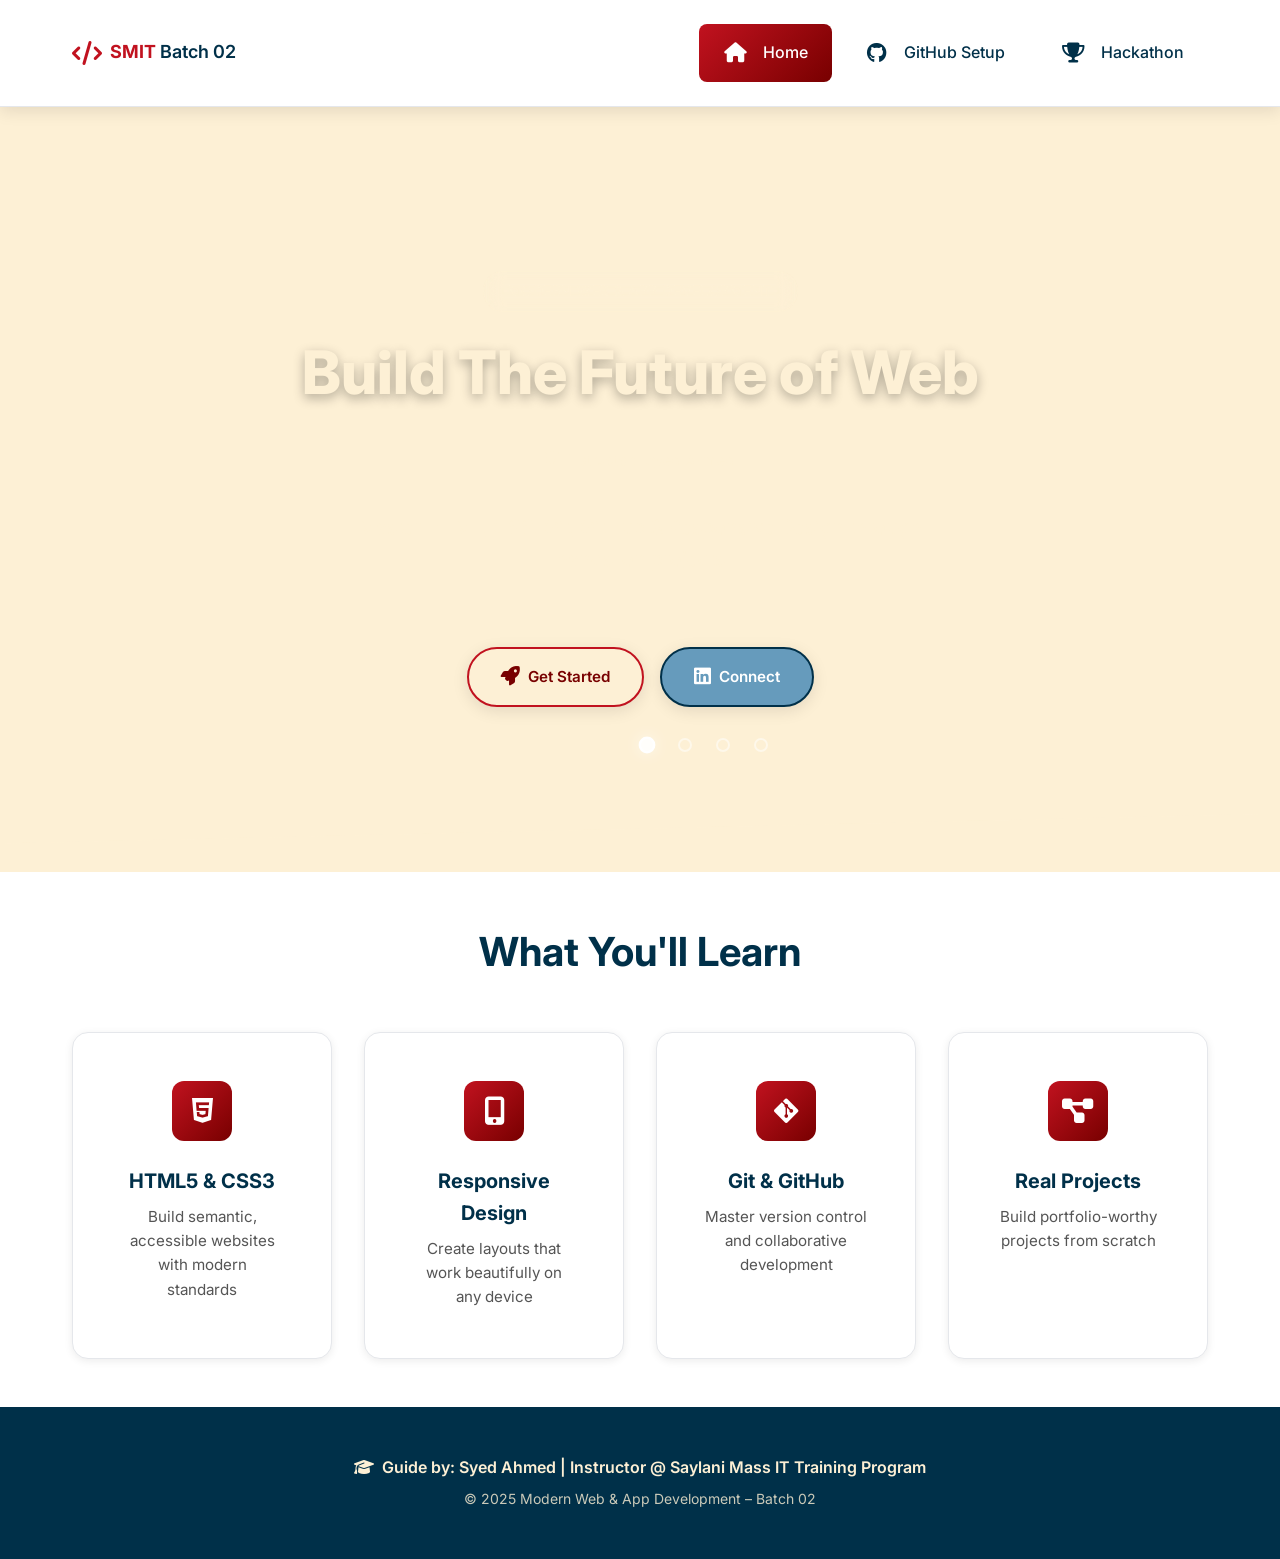
<file: index.html>
<!doctype html>
<html lang="en">
  <head>
    <meta charset="UTF-8" />
    <meta name="viewport" content="width=device-width, initial-scale=1.0" />
    <title>Modern Web & App Development | Batch 02</title>
    <link rel="stylesheet" href="styles.css" />
    <link
      href="https://fonts.googleapis.com/css2?family=Inter:wght@400;500;600;700;800&display=swap"
      rel="stylesheet"
    />
    <link
      rel="stylesheet"
      href="https://cdnjs.cloudflare.com/ajax/libs/font-awesome/6.5.0/css/all.min.css"
    />
    <link
      rel="icon"
      href="https://github.githubassets.com/favicons/favicon.svg"
      type="image/svg+xml"
    />
  </head>
  <body>
    <nav class="main-nav">
      <div class="container">
        <div class="nav-wrapper">
          <a href="index.html" class="nav-brand">
            <i class="fas fa-code"></i>
            <span class="brand-text"> <strong>SMIT</strong> Batch 02 </span>
          </a>
          <button class="nav-toggle" aria-label="Toggle navigation">
            <span></span>
            <span></span>
            <span></span>
          </button>
          <div class="nav-menu">
            <a href="index.html" class="nav-link active">
              <i class="fas fa-home"></i>
              <span>Home</span>
            </a>
            <a href="github-setup.html" class="nav-link">
              <i class="fab fa-github"></i>
              <span>GitHub Setup</span>
            </a>
            <a href="hackathon-rubrics.html" class="nav-link">
              <i class="fas fa-trophy"></i>
              <span>Hackathon</span>
            </a>
          </div>
        </div>
      </div>
    </nav>

    <header class="hero">
      <!-- Carousel Slides -->
      <div class="carousel">
        <div
          class="carousel-slide"
          style="
            background-image: url(&quot;https://images.unsplash.com/photo-1542831371-29b0f74f9713?q=80&w=1470&auto=format&fit=crop&ixlib=rb-4.1.0&ixid=M3wxMjA3fDB8MHxwaG90by1wYWdlfHx8fGVufDB8fHx8fA%3D%3D&quot;);
            background-size: cover;
            background-position: center;
          "
        >
          <div class="carousel-slide-overlay"></div>
        </div>
        <div
          class="carousel-slide"
          style="
            background-image: url(&quot;https://images.unsplash.com/photo-1585076641399-5c06d1b3365f?q=80&w=1470&auto=format&fit=crop&ixlib=rb-4.1.0&ixid=M3wxMjA3fDB8MHxwaG90by1wYWdlfHx8fGVufDB8fHx8fA%3D%3D&quot;);
            background-size: cover;
            background-position: center;
          "
        >
          <div class="carousel-slide-overlay"></div>
        </div>
        <div
          class="carousel-slide"
          style="
            background-image: url(&quot;https://images.unsplash.com/photo-1669023414162-8b0573b9c6b2?q=80&w=1632&auto=format&fit=crop&ixlib=rb-4.1.0&ixid=M3wxMjA3fDB8MHxwaG90by1wYWdlfHx8fGVufDB8fHx8fA%3D%3D&quot;);
            background-size: cover;
            background-position: center;
          "
        >
          <div class="carousel-slide-overlay"></div>
        </div>
        <div
          class="carousel-slide"
          style="
            background-image: url(&quot;https://images.unsplash.com/photo-1505685296765-3a2736de412f?q=80&w=1470&auto=format&fit=crop&ixlib=rb-4.1.0&ixid=M3wxMjA3fDB8MHxwaG90by1wYWdlfHx8fGVufDB8fHx8fA%3D%3D&quot;);
            background-size: cover;
            background-position: center;
          "
        >
          <div class="carousel-slide-overlay"></div>
        </div>
      </div>

      <!-- Hero Content (Centered) -->
      <div class="hero-content">
        <div class="badge">Modern Web & App Development</div>
        <h1>Build The Future of Web</h1>
        <p class="instructor">
          <i class="fas fa-user-graduate"></i>
          Instructor: <strong>Syed Ahmed</strong>
        </p>
        <p class="tagline">
          Master HTML, CSS, Git, GitHub & Responsive Design through hands-on
          projects
        </p>
        <div class="btn-group">
          <a href="#features" class="btn btn-primary">
            <i class="fas fa-rocket"></i>
            <span>Get Started</span>
          </a>
          <a
            href="https://linkedin.com/in/isyedahmed531"
            target="_blank"
            class="btn btn-secondary"
          >
            <i class="fab fa-linkedin"></i>
            <span>Connect</span>
          </a>
        </div>
      </div>

      <!-- Carousel Indicators -->
      <div class="carousel-indicators">
        <button class="indicator" aria-label="Slide 1"></button>
        <button class="indicator" aria-label="Slide 2"></button>
        <button class="indicator" aria-label="Slide 3"></button>
        <button class="indicator" aria-label="Slide 4"></button>
      </div>

      <div class="hero-decoration"></div>
    </header>

    <section class="features" id="features">
      <div class="container">
        <h2 class="section-title">What You'll Learn</h2>
        <div class="features-grid">
          <div class="feature-card">
            <div class="feature-icon">
              <i class="fab fa-html5"></i>
            </div>
            <h3>HTML5 & CSS3</h3>
            <p>Build semantic, accessible websites with modern standards</p>
          </div>
          <div class="feature-card">
            <div class="feature-icon">
              <i class="fas fa-mobile-alt"></i>
            </div>
            <h3>Responsive Design</h3>
            <p>Create layouts that work beautifully on any device</p>
          </div>
          <div class="feature-card">
            <div class="feature-icon">
              <i class="fab fa-git-alt"></i>
            </div>
            <h3>Git & GitHub</h3>
            <p>Master version control and collaborative development</p>
          </div>
          <div class="feature-card">
            <div class="feature-icon">
              <i class="fas fa-project-diagram"></i>
            </div>
            <h3>Real Projects</h3>
            <p>Build portfolio-worthy projects from scratch</p>
          </div>
        </div>
      </div>
    </section>

    <footer>
      <div class="container">
        <p class="footer-text">
          <i class="fas fa-graduation-cap"></i>
          Guide by: Syed Ahmed | Instructor @ Saylani Mass IT Training Program
        </p>
        <p class="footer-meta">
          &copy; 2025 Modern Web & App Development – Batch 02
        </p>
      </div>
    </footer>

    <script>
      // Navigation Menu Toggle
      const navToggle = document.querySelector(".nav-toggle");
      const navMenu = document.querySelector(".nav-menu");

      navToggle.addEventListener("click", () => {
        navToggle.classList.toggle("active");
        navMenu.classList.toggle("active");
      });

      const navLinks = document.querySelectorAll(".nav-link");
      navLinks.forEach((link) => {
        link.addEventListener("click", () => {
          navToggle.classList.remove("active");
          navMenu.classList.remove("active");
        });
      });

      document.addEventListener("click", (e) => {
        if (!navToggle.contains(e.target) && !navMenu.contains(e.target)) {
          navToggle.classList.remove("active");
          navMenu.classList.remove("active");
        }
      });

      // Carousel Indicators Update
      const indicators = document.querySelectorAll(".indicator");
      let currentSlide = 0;

      function updateIndicators() {
        indicators.forEach((indicator, index) => {
          indicator.classList.remove("active");
        });
        indicators[currentSlide % indicators.length].classList.add("active");
      }

      // Update indicator every 5 seconds (carousel animation is 20s / 4 slides = 5s per slide)
      setInterval(() => {
        currentSlide = (currentSlide + 1) % indicators.length;
        updateIndicators();
      }, 5000);

      // Initialize first indicator
      updateIndicators();
    </script>
  </body>
</html>
</file>
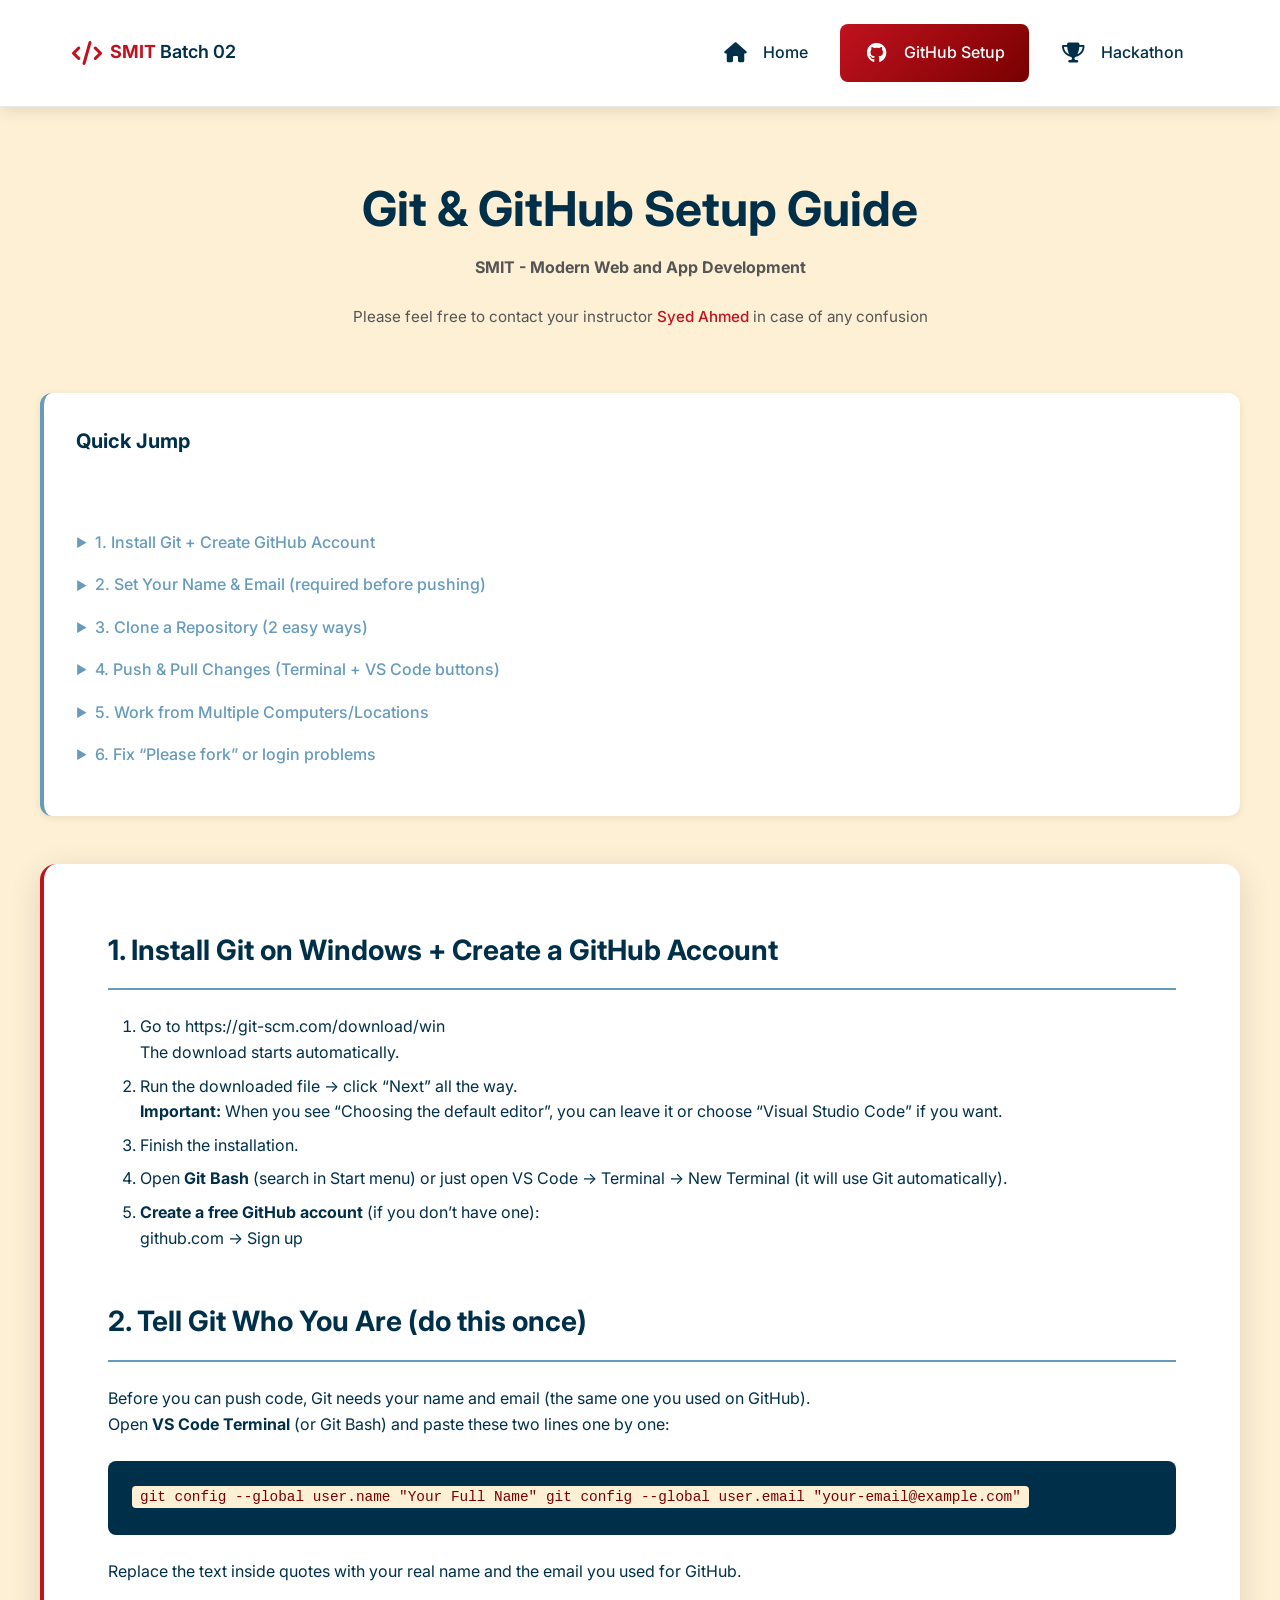
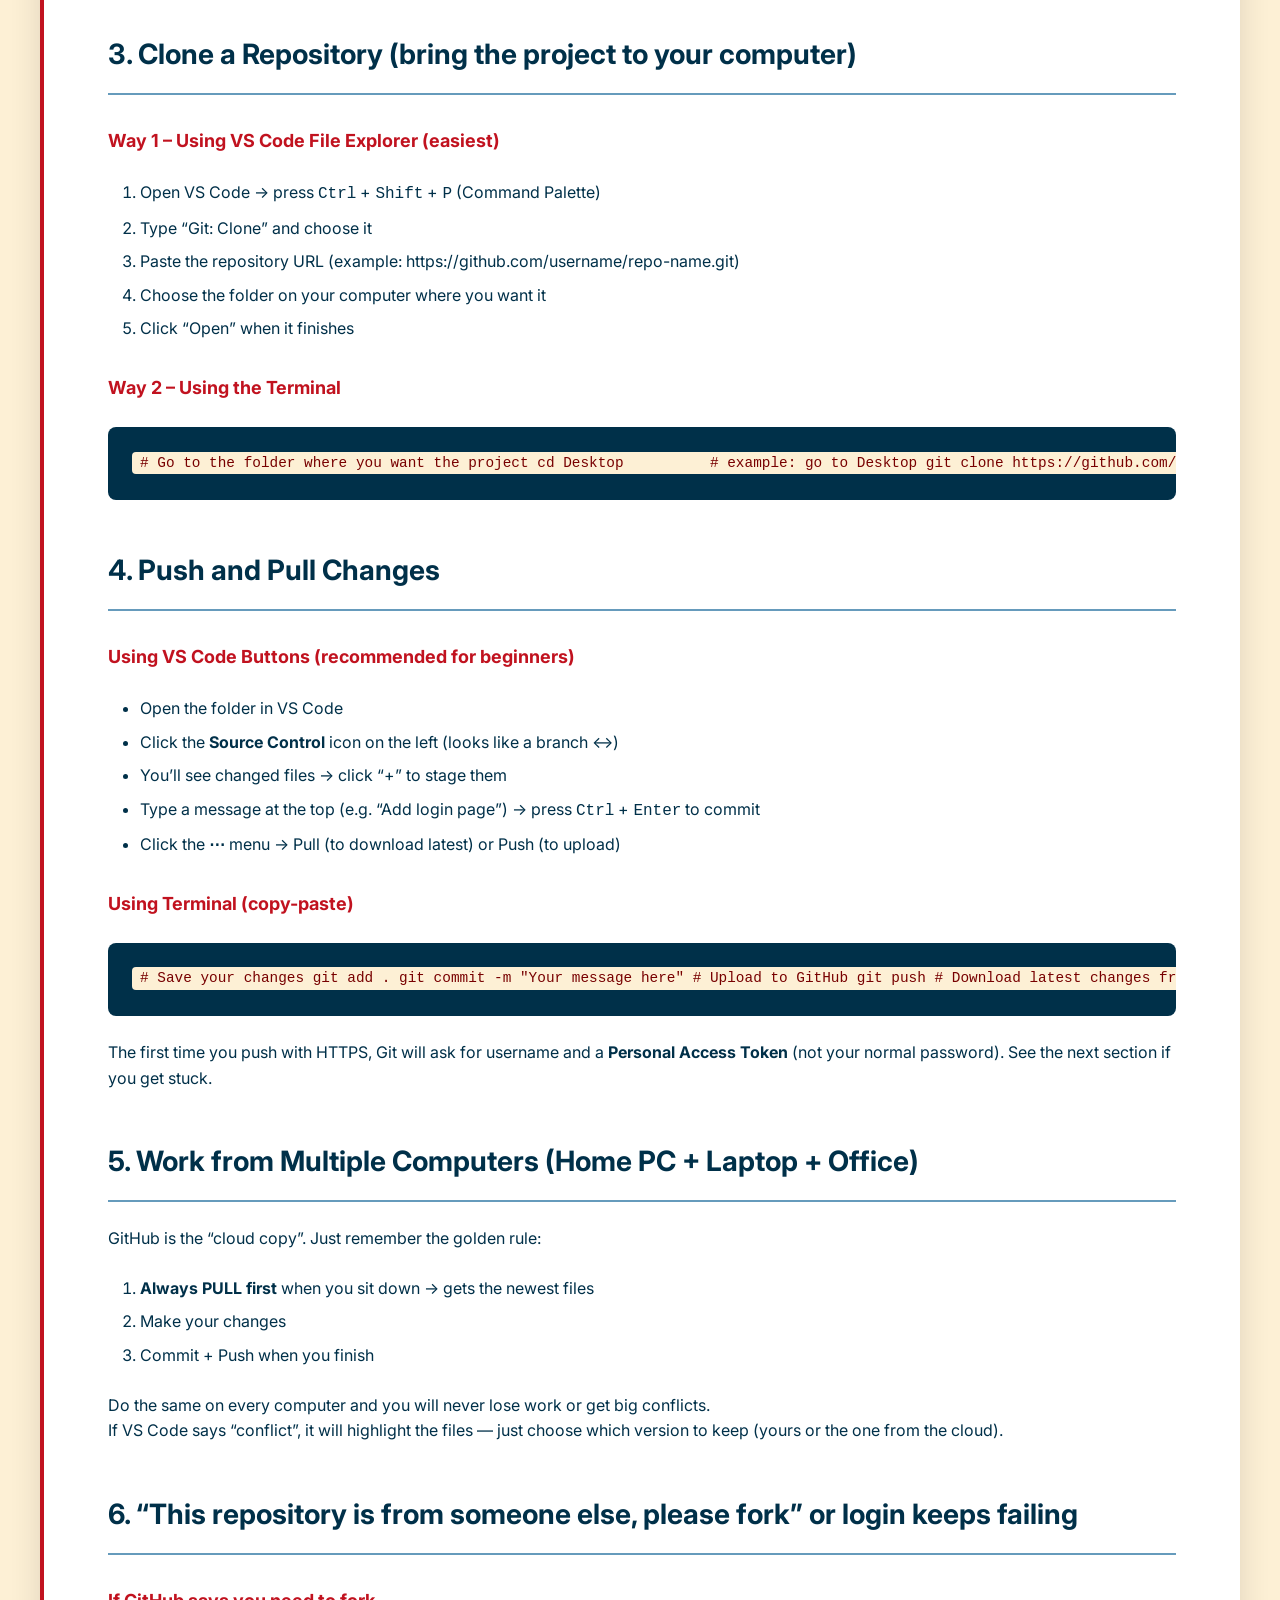
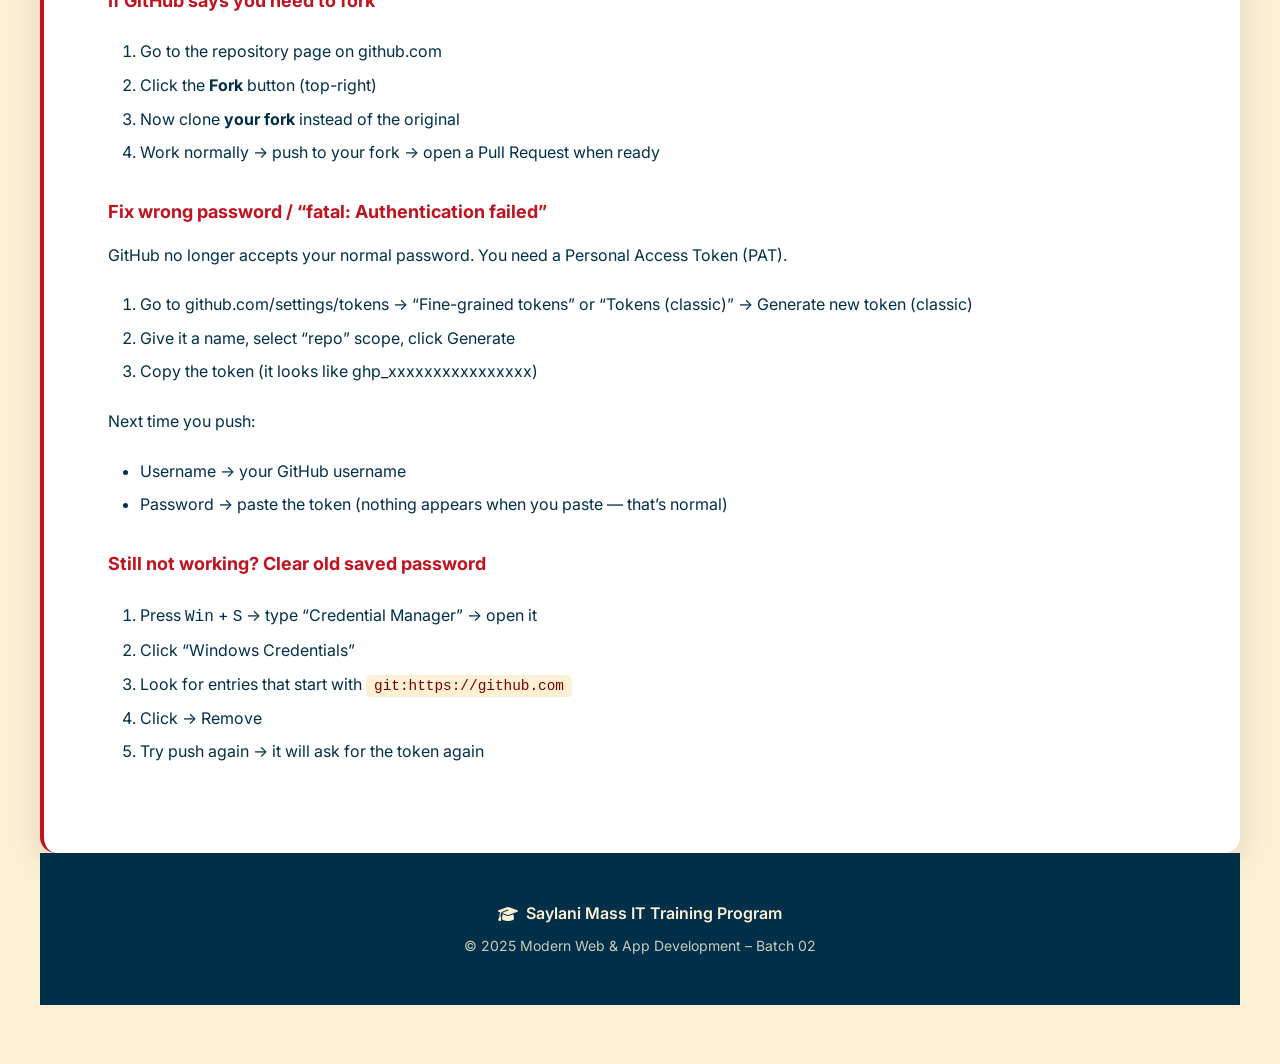
<file: github-setup.html>
<!doctype html>
<html lang="en">
  <head>
    <meta charset="UTF-8" />
    <meta name="viewport" content="width=device-width, initial-scale=1.0" />
    <title>GitHub Setup Guide</title>
    <link rel="stylesheet" href="styles.css" />
    <link
      href="https://fonts.googleapis.com/css2?family=Inter:wght@400;500;600;700&display=swap"
      rel="stylesheet"
    />
    <link
      rel="stylesheet"
      href="https://cdnjs.cloudflare.com/ajax/libs/font-awesome/6.5.0/css/all.min.css"
    />
    <link
      rel="icon"
      href="https://github.githubassets.com/favicons/favicon.svg"
    />
  </head>
  <body>
    <nav class="main-nav">
      <div class="container">
        <div class="nav-wrapper">
          <a href="index.html" class="nav-brand">
            <i class="fas fa-code"></i>
            <span class="brand-text"> <strong>SMIT</strong> Batch 02 </span>
          </a>
          <button class="nav-toggle" aria-label="Toggle navigation">
            <span></span>
            <span></span>
            <span></span>
          </button>
          <div class="nav-menu">
            <a href="index.html" class="nav-link">
              <i class="fas fa-home"></i>
              <span>Home</span>
            </a>
            <a href="github-setup.html" class="nav-link active">
              <i class="fab fa-github"></i>
              <span>GitHub Setup</span>
            </a>
            <a href="hackathon-rubrics.html" class="nav-link">
              <i class="fas fa-trophy"></i>
              <span>Hackathon</span>
            </a>
          </div>
        </div>
      </div>
    </nav>

    <main class="container content">
      <header>
        <h2>
          Git & GitHub Setup Guide<br />
          <span class="subtitle">SMIT - Modern Web and App Development</span>
        </h2>
        <p class="intro">
          Please feel free to contact your instructor
          <a
            href="https://www.linkedin.com/in/isyedahmed531"
            target="_blank"
            class="text-decor-none"
            >Syed Ahmed</a
          >
          in case of any confusion
        </p>
      </header>

      <nav class="toc">
        <h2>Quick Jump</h2>
        <ul>
          <li>
            <a href="#install">1. Install Git + Create GitHub Account</a>
          </li>
          <li>
            <a href="#config"
              >2. Set Your Name & Email (required before pushing)</a
            >
          </li>
          <li><a href="#clone">3. Clone a Repository (2 easy ways)</a></li>
          <li>
            <a href="#pushpull"
              >4. Push & Pull Changes (Terminal + VS Code buttons)</a
            >
          </li>
          <li>
            <a href="#multi">5. Work from Multiple Computers/Locations</a>
          </li>
          <li>
            <a href="#credentials">6. Fix “Please fork” or login problems</a>
          </li>
        </ul>
      </nav>

      <article class="rubric-card">
        <section id="install">
          <h2>1. Install Git on Windows + Create a GitHub Account</h2>
          <ol>
            <li>
              Go to
              <a href="https://git-scm.com/download/win" target="_blank"
                >https://git-scm.com/download/win</a
              ><br />The download starts automatically.
            </li>
            <li>
              Run the downloaded file → click “Next” all the way.
              <br /><strong>Important:</strong>
              When you see “Choosing the default editor”, you can leave it or
              choose “Visual Studio Code” if you want.
            </li>
            <li>Finish the installation.</li>
            <li>
              Open <strong>Git Bash</strong> (search in Start menu) or just open
              VS Code → Terminal → New Terminal (it will use Git automatically).
            </li>
            <li>
              <strong>Create a free GitHub account</strong> (if you don’t have
              one):<br /><a href="https://github.com/signup" target="_blank"
                >github.com → Sign up</a
              >
            </li>
          </ol>
        </section>

        <section id="config">
          <h2>2. Tell Git Who You Are (do this once)</h2>
          <p>
            Before you can push code, Git needs your name and email (the same
            one you used on GitHub).
          </p>
          <p>
            Open <strong>VS Code Terminal</strong> (or Git Bash) and paste these
            two lines one by one:
          </p>
          <pre><code>git config --global user.name "Your Full Name" git config --global user.email "your-email@example.com"</code></pre>
          <p>
            Replace the text inside quotes with your real name and the email you
            used for GitHub.
          </p>
        </section>

        <section id="clone">
          <h2>3. Clone a Repository (bring the project to your computer)</h2>

          <h3>Way 1 – Using VS Code File Explorer (easiest)</h3>
          <ol>
            <li>
              Open VS Code → press <kbd>Ctrl</kbd> + <kbd>Shift</kbd> +
              <kbd>P</kbd> (Command Palette)
            </li>
            <li>Type “Git: Clone” and choose it</li>
            <li>
              Paste the repository URL (example:
              https://github.com/username/repo-name.git)
            </li>
            <li>Choose the folder on your computer where you want it</li>
            <li>Click “Open” when it finishes</li>
          </ol>

          <h3>Way 2 – Using the Terminal</h3>
          <pre><code># Go to the folder where you want the project cd Desktop          # example: go to Desktop git clone https://github.com/username/repo-name.git code repo-name      # this opens the folder in VS Code</code></pre>
        </section>

        <section id="pushpull">
          <h2>4. Push and Pull Changes</h2>

          <h3>Using VS Code Buttons (recommended for beginners)</h3>
          <ul>
            <li>Open the folder in VS Code</li>
            <li>
              Click the <strong>Source Control</strong> icon on the left (looks
              like a branch ↔)
            </li>
            <li>You’ll see changed files → click “+” to stage them</li>
            <li>
              Type a message at the top (e.g. “Add login page”) → press
              <kbd>Ctrl</kbd> + <kbd>Enter</kbd> to commit
            </li>
            <li>
              Click the <strong>⋯</strong> menu → Pull (to download latest) or
              Push (to upload)
            </li>
          </ul>

          <h3>Using Terminal (copy-paste)</h3>
          <pre><code># Save your changes git add . git commit -m "Your message here" # Upload to GitHub git push # Download latest changes from GitHub git pull</code></pre>
          <p>
            The first time you push with HTTPS, Git will ask for username and a
            <strong>Personal Access Token</strong> (not your normal password).
            See the next section if you get stuck.
          </p>
        </section>

        <section id="multi">
          <h2>5. Work from Multiple Computers (Home PC + Laptop + Office)</h2>
          <p>GitHub is the “cloud copy”. Just remember the golden rule:</p>
          <ol>
            <li>
              <strong>Always PULL first</strong> when you sit down → gets the
              newest files
            </li>
            <li>Make your changes</li>
            <li>Commit + Push when you finish</li>
          </ol>
          <p>
            Do the same on every computer and you will never lose work or get
            big conflicts.
          </p>
          <p>
            If VS Code says “conflict”, it will highlight the files — just
            choose which version to keep (yours or the one from the cloud).
          </p>
        </section>

        <section id="credentials">
          <h2>
            6. “This repository is from someone else, please fork” or login
            keeps failing
          </h2>

          <h3>If GitHub says you need to fork</h3>
          <ol>
            <li>Go to the repository page on github.com</li>
            <li>Click the <strong>Fork</strong> button (top-right)</li>
            <li>
              Now clone <strong>your fork</strong> instead of the original
            </li>
            <li>
              Work normally → push to your fork → open a Pull Request when ready
            </li>
          </ol>

          <h3>Fix wrong password / “fatal: Authentication failed”</h3>
          <p>
            GitHub no longer accepts your normal password. You need a Personal
            Access Token (PAT).
          </p>
          <ol>
            <li>
              Go to
              <a href="https://github.com/settings/tokens" target="_blank"
                >github.com/settings/tokens</a
              >
              → “Fine-grained tokens” or “Tokens (classic)” → Generate new token
              (classic)
            </li>
            <li>Give it a name, select “repo” scope, click Generate</li>
            <li>Copy the token (it looks like ghp_xxxxxxxxxxxxxxxx)</li>
          </ol>
          <p>Next time you push:</p>
          <ul>
            <li>Username → your GitHub username</li>
            <li>
              Password → paste the token (nothing appears when you paste —
              that’s normal)
            </li>
          </ul>

          <h3>Still not working? Clear old saved password</h3>
          <ol>
            <li>
              Press <kbd>Win</kbd> + <kbd>S</kbd> → type “Credential Manager” →
              open it
            </li>
            <li>Click “Windows Credentials”</li>
            <li>
              Look for entries that start with
              <code>git:https://github.com</code>
            </li>
            <li>Click → Remove</li>
            <li>Try push again → it will ask for the token again</li>
          </ol>
        </section>
      </article>
      <footer>
        <div class="container">
          <p class="footer-text">
            <i class="fas fa-graduation-cap"></i>
            Saylani Mass IT Training Program
          </p>
          <p class="footer-meta">
            &copy; 2025 Modern Web & App Development – Batch 02
          </p>
        </div>
      </footer>
    </main>
    <script>
      const navToggle = document.querySelector(".nav-toggle");
      const navMenu = document.querySelector(".nav-menu");

      navToggle.addEventListener("click", () => {
        navToggle.classList.toggle("active");
        navMenu.classList.toggle("active");
      });

      const navLinks = document.querySelectorAll(".nav-link");
      navLinks.forEach((link) => {
        link.addEventListener("click", () => {
          navToggle.classList.remove("active");
          navMenu.classList.remove("active");
        });
      });

      document.addEventListener("click", (e) => {
        if (!navToggle.contains(e.target) && !navMenu.contains(e.target)) {
          navToggle.classList.remove("active");
          navMenu.classList.remove("active");
        }
      });
    </script>
  </body>
</html>
</file>
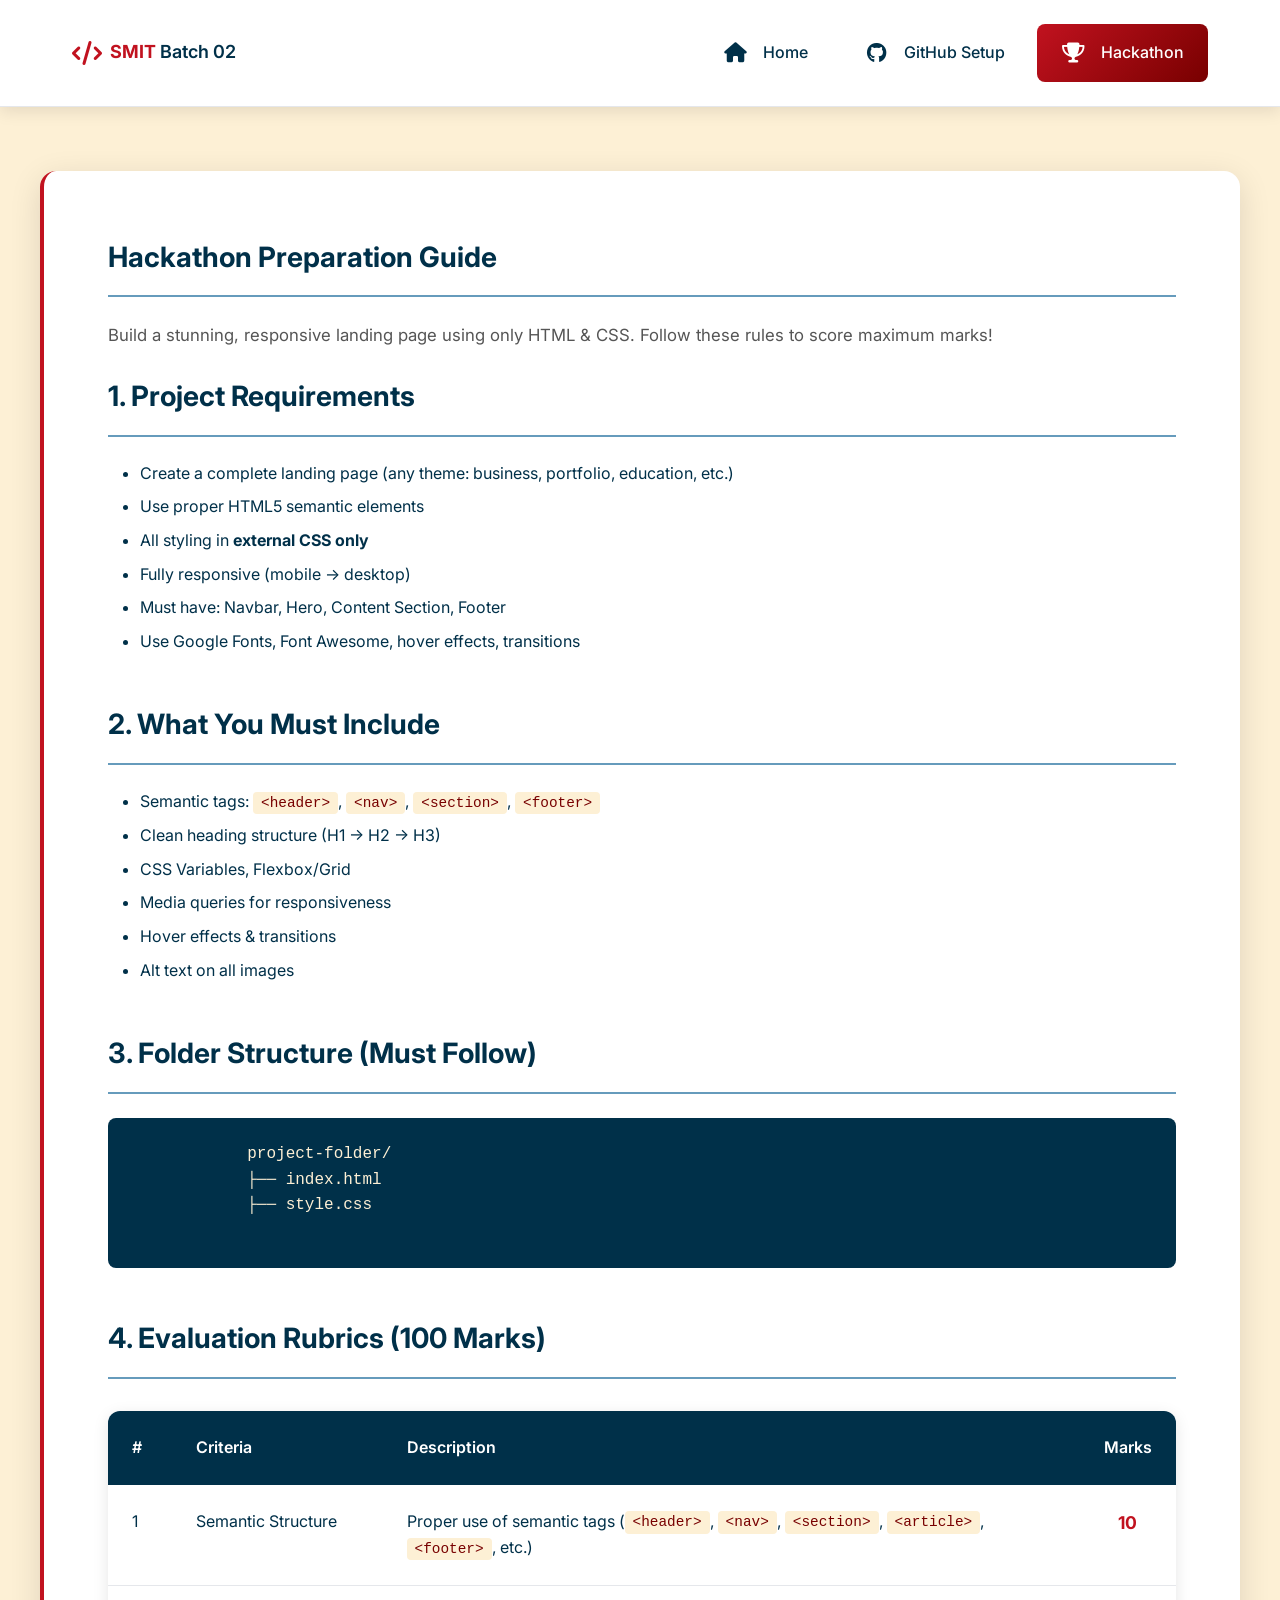
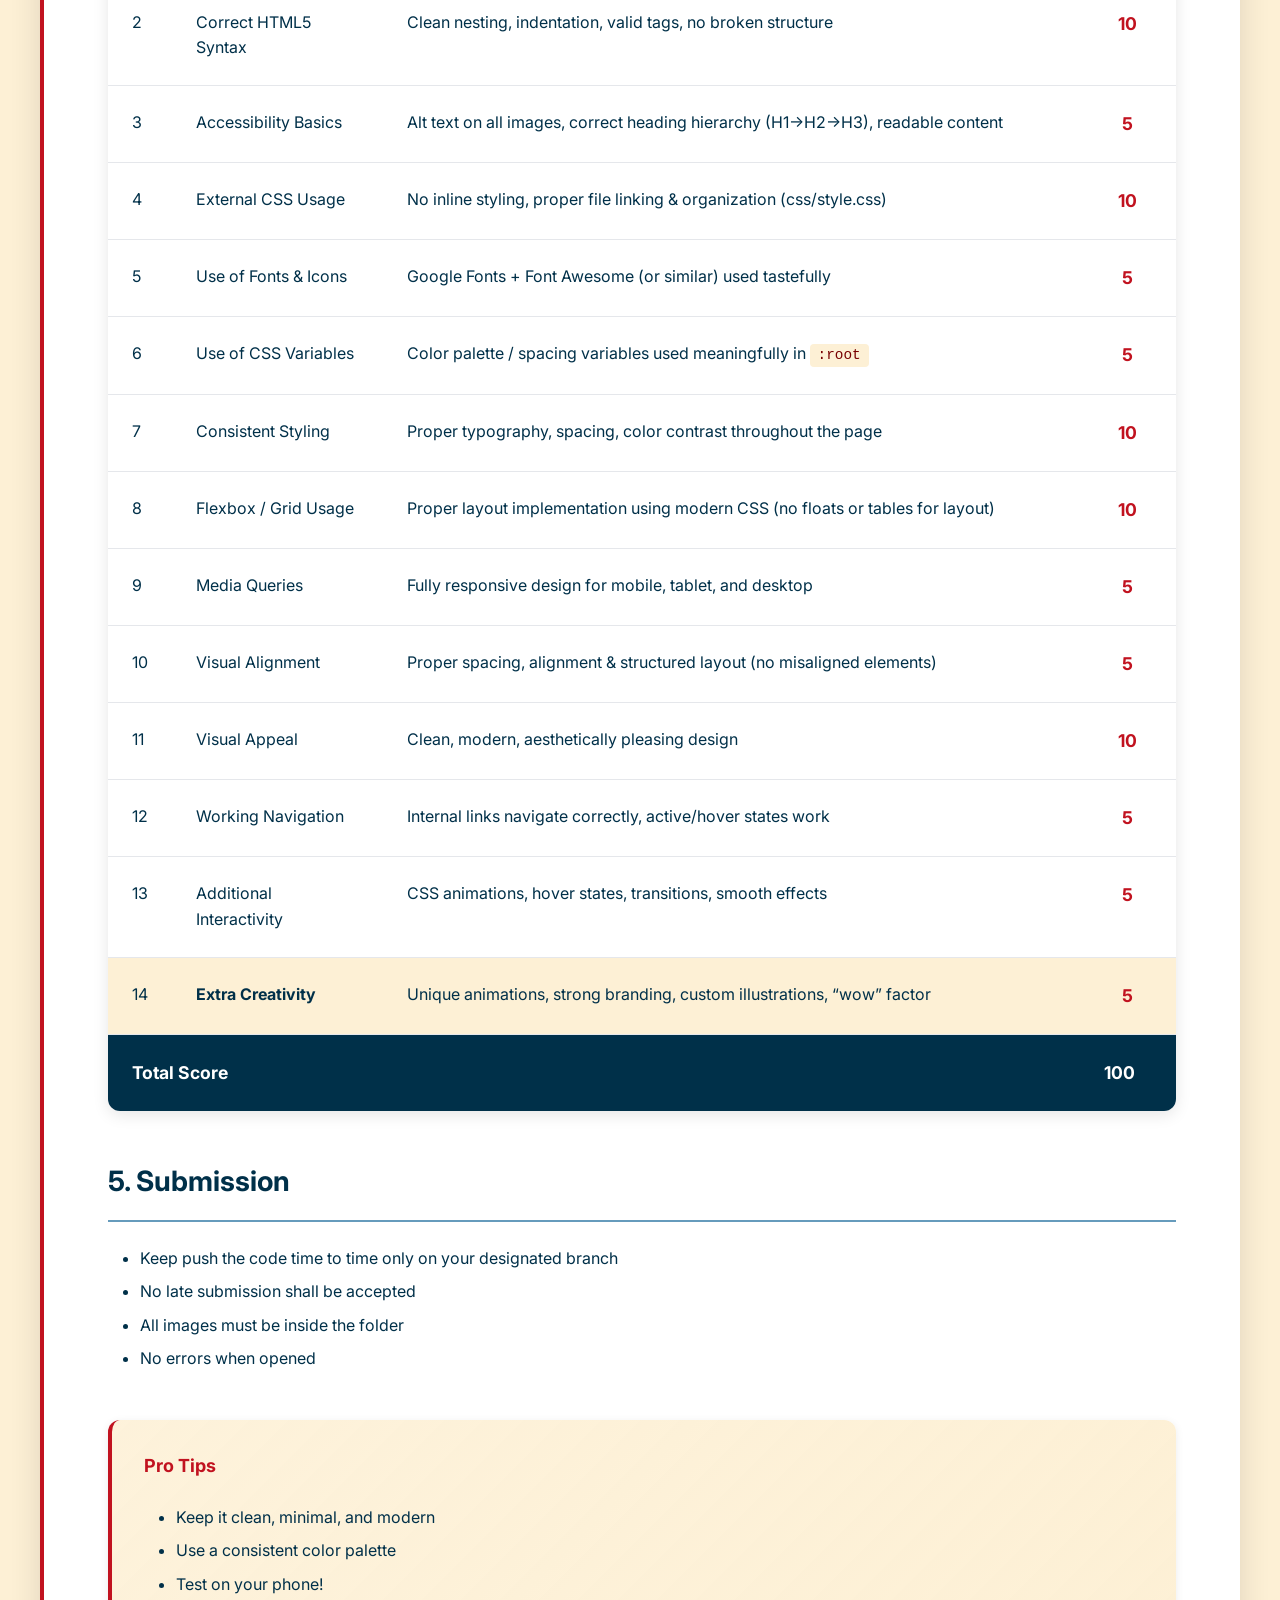
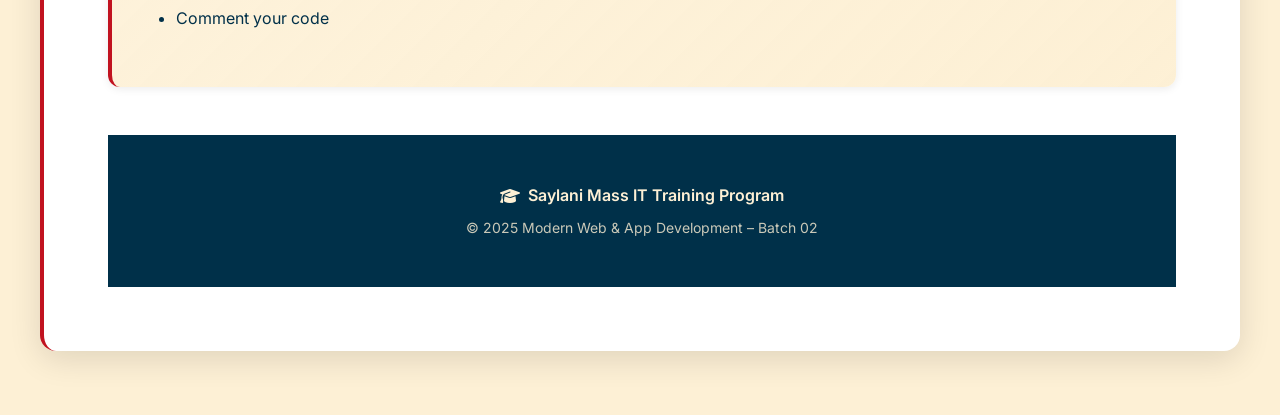
<file: hackathon-rubrics.html>
<!DOCTYPE html>
<html lang="en">
  <head>
    <meta charset="UTF-8" />
    <meta name="viewport" content="width=device-width, initial-scale=1.0" />
    <title>Hackathon Rubrics – HTML/CSS Landing Page</title>
    <link rel="stylesheet" href="styles.css" />
    <link
      href="https://fonts.googleapis.com/css2?family=Inter:wght@400;500;600;700&display=swap"
      rel="stylesheet"
    />
    <link
      rel="stylesheet"
      href="https://cdnjs.cloudflare.com/ajax/libs/font-awesome/6.5.0/css/all.min.css"
    />
    <link
      rel="icon"
      href="https://github.githubassets.com/favicons/favicon.svg"
    />
  </head>
  <body>
    <nav class="main-nav">
      <div class="container">
        <div class="nav-wrapper">
          <a href="index.html" class="nav-brand">
            <i class="fas fa-code"></i>
            <span class="brand-text"> <strong>SMIT</strong> Batch 02 </span>
          </a>
          <button class="nav-toggle" aria-label="Toggle navigation">
            <span></span>
            <span></span>
            <span></span>
          </button>
          <div class="nav-menu">
            <a href="index.html" class="nav-link">
              <i class="fas fa-home"></i>
              <span>Home</span>
            </a>
            <a href="github-setup.html" class="nav-link">
              <i class="fab fa-github"></i>
              <span>GitHub Setup</span>
            </a>
            <a href="hackathon-rubrics.html" class="nav-link active">
              <i class="fas fa-trophy"></i>
              <span>Hackathon</span>
            </a>
          </div>
        </div>
      </div>
    </nav>

    <main class="container content">
      <article class="rubric-card">
        <h2>Hackathon Preparation Guide</h2>
        <p class="lead">
          Build a stunning, responsive landing page using only HTML & CSS.
          Follow these rules to score maximum marks!
        </p>

        <section>
          <h2>1. Project Requirements</h2>
          <ul>
            <li>
              Create a complete landing page (any theme: business, portfolio,
              education, etc.)
            </li>
            <li>Use proper HTML5 semantic elements</li>
            <li>All styling in <strong>external CSS only</strong></li>
            <li>Fully responsive (mobile → desktop)</li>
            <li>Must have: Navbar, Hero, Content Section, Footer</li>
            <li>Use Google Fonts, Font Awesome, hover effects, transitions</li>
          </ul>
        </section>

        <section>
          <h2>2. What You Must Include</h2>
          <ul class="checklist">
            <li>
              Semantic tags: <code>&lt;header&gt;</code>,
              <code>&lt;nav&gt;</code>, <code>&lt;section&gt;</code>,
              <code>&lt;footer&gt;</code>
            </li>
            <li>Clean heading structure (H1 → H2 → H3)</li>
            <li>CSS Variables, Flexbox/Grid</li>
            <li>Media queries for responsiveness</li>
            <li>Hover effects & transitions</li>
            <li>Alt text on all images</li>
          </ul>
        </section>

        <section>
          <h2>3. Folder Structure (Must Follow)</h2>
          <pre>
            project-folder/
            ├── index.html
            ├── style.css
            </pre
          >
        </section>

        <section>
          <h2>4. Evaluation Rubrics (100 Marks)</h2>
          <div class="rubric-table-container">
            <table class="rubric-table">
              <thead>
                <tr>
                  <th>#</th>
                  <th>Criteria</th>
                  <th>Description</th>
                  <th>Marks</th>
                </tr>
              </thead>
              <tbody>
                <tr>
                  <td>1</td>
                  <td>Semantic Structure</td>
                  <td>
                    Proper use of semantic tags (<code>&lt;header&gt;</code>,
                    <code>&lt;nav&gt;</code>, <code>&lt;section&gt;</code>,
                    <code>&lt;article&gt;</code>, <code>&lt;footer&gt;</code>,
                    etc.)
                  </td>
                  <td class="marks">10</td>
                </tr>
                <tr>
                  <td>2</td>
                  <td>Correct HTML5 Syntax</td>
                  <td>
                    Clean nesting, indentation, valid tags, no broken structure
                  </td>
                  <td class="marks">10</td>
                </tr>
                <tr>
                  <td>3</td>
                  <td>Accessibility Basics</td>
                  <td>
                    Alt text on all images, correct heading hierarchy
                    (H1→H2→H3), readable content
                  </td>
                  <td class="marks">5</td>
                </tr>
                <tr>
                  <td>4</td>
                  <td>External CSS Usage</td>
                  <td>
                    No inline styling, proper file linking & organization
                    (css/style.css)
                  </td>
                  <td class="marks">10</td>
                </tr>
                <tr>
                  <td>5</td>
                  <td>Use of Fonts & Icons</td>
                  <td>
                    Google Fonts + Font Awesome (or similar) used tastefully
                  </td>
                  <td class="marks">5</td>
                </tr>
                <tr>
                  <td>6</td>
                  <td>Use of CSS Variables</td>
                  <td>
                    Color palette / spacing variables used meaningfully in
                    <code>:root</code>
                  </td>
                  <td class="marks">5</td>
                </tr>
                <tr>
                  <td>7</td>
                  <td>Consistent Styling</td>
                  <td>
                    Proper typography, spacing, color contrast throughout the
                    page
                  </td>
                  <td class="marks">10</td>
                </tr>
                <tr>
                  <td>8</td>
                  <td>Flexbox / Grid Usage</td>
                  <td>
                    Proper layout implementation using modern CSS (no floats or
                    tables for layout)
                  </td>
                  <td class="marks">10</td>
                </tr>
                <tr>
                  <td>9</td>
                  <td>Media Queries</td>
                  <td>
                    Fully responsive design for mobile, tablet, and desktop
                  </td>
                  <td class="marks">5</td>
                </tr>
                <tr>
                  <td>10</td>
                  <td>Visual Alignment</td>
                  <td>
                    Proper spacing, alignment & structured layout (no misaligned
                    elements)
                  </td>
                  <td class="marks">5</td>
                </tr>
                <tr>
                  <td>11</td>
                  <td>Visual Appeal</td>
                  <td>Clean, modern, aesthetically pleasing design</td>
                  <td class="marks">10</td>
                </tr>
                <tr>
                  <td>12</td>
                  <td>Working Navigation</td>
                  <td>
                    Internal links navigate correctly, active/hover states work
                  </td>
                  <td class="marks">5</td>
                </tr>
                <tr>
                  <td>13</td>
                  <td>Additional Interactivity</td>
                  <td>
                    CSS animations, hover states, transitions, smooth effects
                  </td>
                  <td class="marks">5</td>
                </tr>
                <tr class="bonus-row">
                  <td>14</td>
                  <td><strong>Extra Creativity</strong></td>
                  <td>
                    Unique animations, strong branding, custom illustrations,
                    “wow” factor
                  </td>
                  <td class="marks"><strong>5</strong></td>
                </tr>
              </tbody>
              <tfoot>
                <tr class="total-row">
                  <td colspan="3"><strong>Total Score</strong></td>
                  <td><strong>100 </strong></td>
                </tr>
              </tfoot>
            </table>
          </div>
        </section>

        <section>
          <h2>5. Submission</h2>
          <ul>
            <li>
              Keep push the code time to time only on your designated branch
            </li>
            <li>No late submission shall be accepted</li>
            <li>All images must be inside the folder</li>
            <li>No errors when opened</li>
          </ul>
        </section>

        <div class="tip-box">
          <h3>Pro Tips</h3>
          <ul>
            <li>Keep it clean, minimal, and modern</li>
            <li>Use a consistent color palette</li>
            <li>Test on your phone!</li>
            <li>Comment your code</li>
          </ul>
        </div>

        <footer>
          <div class="container">
            <p class="footer-text">
              <i class="fas fa-graduation-cap"></i>
              Saylani Mass IT Training Program
            </p>
            <p class="footer-meta">
              &copy; 2025 Modern Web & App Development – Batch 02
            </p>
          </div>
        </footer>
      </main>
    <script>
      const navToggle = document.querySelector(".nav-toggle");
      const navMenu = document.querySelector(".nav-menu");

      navToggle.addEventListener("click", () => {
        navToggle.classList.toggle("active");
        navMenu.classList.toggle("active");
      });

      const navLinks = document.querySelectorAll(".nav-link");
      navLinks.forEach((link) => {
        link.addEventListener("click", () => {
          navToggle.classList.remove("active");
          navMenu.classList.remove("active");
        });
      });

      document.addEventListener("click", (e) => {
        if (!navToggle.contains(e.target) && !navMenu.contains(e.target)) {
          navToggle.classList.remove("active");
          navMenu.classList.remove("active");
        }
      });
    </script>
  </body>
</html>
</file>
<file: styles.css>
/* ==================== VARIABLES ==================== */
:root {
  --molten-lava: #780000ff;
  --brick-red: #c1121fff;
  --papaya-whip: #fdf0d5ff;
  --deep-space-blue: #003049ff;
  --steel-blue: #669bbcff;

  --color-primary: var(--brick-red);
  --color-primary-dark: var(--molten-lava);
  --color-bg: var(--papaya-whip);
  --color-surface: #ffffff;
  --color-accent: var(--steel-blue);
  --color-text: var(--deep-space-blue);
  --color-muted: #555;
  --color-border: #e5e7eb;

  /* Spacing */
  --spacing-xs: 0.5rem;
  --spacing-sm: 1rem;
  --spacing-md: 1.5rem;
  --spacing-lg: 2rem;
  --spacing-xl: 3rem;
  --spacing-2xl: 4rem;

  /* Border radius */
  --radius-sm: 8px;
  --radius-md: 12px;
  --radius-lg: 16px;
  --radius-xl: 24px;
  --radius-full: 9999px;

  /* Shadows */
  --shadow-sm: 0 2px 8px rgba(0, 0, 0, 0.08);
  --shadow-md: 0 4px 16px rgba(0, 0, 0, 0.1);
  --shadow-lg: 0 8px 32px rgba(0, 0, 0, 0.12);
  --shadow-xl: 0 16px 48px rgba(0, 0, 0, 0.15);
}

/* ==================== RESET ==================== */
* {
  margin: 0;
  padding: 0;
  box-sizing: border-box;
}

html {
  scroll-behavior: smooth;
}

body {
  font-family:
    "Inter",
    -apple-system,
    BlinkMacSystemFont,
    "Segoe UI",
    sans-serif;
  background: var(--color-bg);
  color: var(--color-text);
  line-height: 1.6;
  font-size: 16px;
  -webkit-font-smoothing: antialiased;
  -moz-osx-font-smoothing: grayscale;
}

img {
  max-width: 100%;
  display: block;
}

a {
  color: inherit;
  text-decoration: none;
}

/* ==================== UTILITIES ==================== */
.container {
  width: 100%;
  max-width: 1200px;
  margin: 0 auto;
  padding: 0 var(--spacing-md);
}

.main-nav {
  background: white;
  box-shadow: var(--shadow-md);
  position: sticky;
  top: 0;
  z-index: 1000;
  border-bottom: 1px solid var(--color-border);
}

.nav-wrapper {
  display: flex;
  align-items: center;
  justify-content: space-between;
  padding: var(--spacing-md) 0;
  position: relative;
}

.nav-brand {
  display: flex;
  align-items: center;
  gap: var(--spacing-xs);
  font-size: 1.125rem;
  font-weight: 600;
  color: var(--deep-space-blue);
  transition: color 0.3s ease;
  z-index: 1001;
}

.nav-brand i {
  font-size: 1.5rem;
  color: var(--brick-red);
}

.nav-brand:hover {
  color: var(--brick-red);
}

.brand-text strong {
  color: var(--brick-red);
}

/* Mobile Menu Toggle */
.nav-toggle {
  display: flex;
  flex-direction: column;
  gap: 5px;
  background: none;
  border: none;
  cursor: pointer;
  padding: var(--spacing-xs);
  z-index: 1001;
  transition: transform 0.3s ease;
}

.nav-toggle span {
  width: 25px;
  height: 3px;
  background: var(--deep-space-blue);
  border-radius: 2px;
  transition: all 0.3s ease;
}

.nav-toggle:hover span {
  background: var(--brick-red);
}

.nav-toggle.active span:nth-child(1) {
  transform: rotate(45deg) translate(8px, 8px);
}

.nav-toggle.active span:nth-child(2) {
  opacity: 0;
}

.nav-toggle.active span:nth-child(3) {
  transform: rotate(-45deg) translate(7px, -7px);
}

/* Navigation Menu */
.nav-menu {
  display: none;
  position: fixed;
  top: 73px;
  left: 0;
  right: 0;
  background: white;
  border-bottom: 1px solid var(--color-border);
  box-shadow: var(--shadow-lg);
  padding: var(--spacing-md);
  animation: slideDown 0.3s ease-out;
}

@keyframes slideDown {
  from {
    opacity: 0;
    transform: translateY(-10px);
  }
  to {
    opacity: 1;
    transform: translateY(0);
  }
}

.nav-menu.active {
  display: flex;
  flex-direction: column;
  gap: var(--spacing-xs);
}

.nav-link {
  display: flex;
  align-items: center;
  gap: var(--spacing-sm);
  padding: var(--spacing-md);
  border-radius: var(--radius-sm);
  font-weight: 500;
  color: var(--color-text);
  transition: all 0.3s ease;
  position: relative;
}

.nav-link i {
  font-size: 1.25rem;
  width: 24px;
  text-align: center;
}

.nav-link:hover {
  background: var(--papaya-whip);
  color: var(--brick-red);
  transform: translateX(4px);
}

.nav-link.active {
  background: linear-gradient(135deg, var(--brick-red), var(--molten-lava));
  color: white;
}

.nav-link.active:hover {
  transform: translateX(4px);
  background: linear-gradient(135deg, var(--molten-lava), var(--brick-red));
}

/* ==================== HERO SECTION ==================== */
.hero {
  position: relative;
  color: var(--papaya-whip);
  text-align: center;
  padding: var(--spacing-2xl) var(--spacing-md);
  min-height: 100vh;
  display: flex;
  align-items: center;
  justify-content: center;
  flex-direction: column;
  overflow: hidden;
  gap: var(--spacing-lg);
}

/* Carousel Container */
.carousel {
  position: absolute;
  top: 0;
  left: 0;
  width: 100%;
  height: 100%;
  z-index: 1;
}

.carousel-slide {
  position: absolute;
  top: 0;
  left: 0;
  width: 100%;
  height: 100%;
  opacity: 0;
  animation: carouselSlide 20s cubic-bezier(0.4, 0, 0.2, 1) infinite;
  background-size: cover;
  background-position: center;
  background-attachment: fixed;
}

.carousel-slide-overlay {
  position: absolute;
  top: 0;
  left: 0;
  width: 100%;
  height: 100%;
  background: rgba(0, 0, 0, 0.4);
}

/* Stagger carousel slides */
.carousel-slide:nth-child(1) {
  animation-delay: 0s;
}

.carousel-slide:nth-child(2) {
  animation-delay: -5s;
}

.carousel-slide:nth-child(3) {
  animation-delay: -10s;
}

.carousel-slide:nth-child(4) {
  animation-delay: -15s;
}

@keyframes carouselSlide {
  0% {
    opacity: 0;
  }
  5% {
    opacity: 1;
  }
  20% {
    opacity: 1;
  }
  25% {
    opacity: 0;
  }
  100% {
    opacity: 0;
  }
}

.hero-decoration {
  position: absolute;
  bottom: -2px;
  left: 0;
  width: 100%;
  height: 60px;
  background: var(--color-bg);
  clip-path: polygon(0 50%, 100% 0, 100% 100%, 0% 100%);
  z-index: 3;
}

.hero-content {
  position: relative;
  z-index: 2;
  animation: fadeInUp 0.8s ease-out;
  width: 100%;
  max-width: 800px;
  display: flex;
  flex-direction: column;
  align-items: center;
  justify-content: center;
}

@keyframes fadeInUp {
  from {
    opacity: 0;
    transform: translateY(30px);
  }
  to {
    opacity: 1;
    transform: translateY(0);
  }
}

/* Carousel Indicators */
.carousel-indicators {
  position: absolute;
  bottom: 80px;
  left: 50%;
  transform: translateX(-50%);
  display: flex;
  gap: var(--spacing-sm);
  z-index: 4;
  animation: fadeInUp 1s ease-out 0.6s both;
}

.indicator {
  width: 12px;
  height: 12px;
  border-radius: 50%;
  border: 2px solid rgba(255, 255, 255, 0.5);
  background: transparent;
  cursor: pointer;
  transition: all 0.3s ease;
  padding: 0;
}

.indicator.active {
  background: rgba(255, 255, 255, 0.9);
  border-color: white;
  transform: scale(1.2);
  box-shadow: 0 0 12px rgba(255, 255, 255, 0.6);
}

.indicator:nth-child(1) {
  animation: indicatorPulse 20s ease-in-out infinite;
}

.indicator:nth-child(2) {
  animation: indicatorPulse 20s ease-in-out infinite 5s;
}

.indicator:nth-child(3) {
  animation: indicatorPulse 20s ease-in-out infinite 10s;
}

.indicator:nth-child(4) {
  animation: indicatorPulse 20s ease-in-out infinite 15s;
}

@keyframes indicatorPulse {
  0%,
  100% {
    background: transparent;
    box-shadow: 0 0 0 rgba(255, 255, 255, 0.5);
  }
  5% {
    background: rgba(255, 255, 255, 0.8);
    box-shadow: 0 0 10px rgba(255, 255, 255, 0.8);
  }
  20% {
    background: rgba(255, 255, 255, 0.8);
    box-shadow: 0 0 10px rgba(255, 255, 255, 0.8);
  }
  25% {
    background: transparent;
    box-shadow: 0 0 0 rgba(255, 255, 255, 0.5);
  }
}

.badge {
  display: inline-block;
  background: rgba(253, 240, 213, 0.2);
  backdrop-filter: blur(10px);
  padding: var(--spacing-xs) var(--spacing-md);
  border-radius: var(--radius-full);
  font-size: 0.875rem;
  font-weight: 600;
  margin-bottom: var(--spacing-md);
  border: 1px solid rgba(253, 240, 213, 0.3);
  letter-spacing: 0.5px;
  text-transform: uppercase;
  animation: fadeInUp 0.8s ease-out 0.1s both;
}

.hero h1 {
  font-size: 1.75rem;
  font-weight: 800;
  margin-bottom: var(--spacing-md);
  line-height: 1.2;
  text-shadow: 0 4px 12px rgba(0, 0, 0, 0.3);
  animation: fadeInUp 0.8s ease-out 0.2s both;
}

.instructor {
  font-size: 0.9rem;
  margin: var(--spacing-sm) 0;
  opacity: 0.95;
  display: flex;
  align-items: center;
  justify-content: center;
  gap: var(--spacing-xs);
  animation: fadeInUp 0.8s ease-out 0.3s both;
}

.instructor i {
  font-size: 1rem;
}

.tagline {
  font-size: 0.95rem;
  margin: var(--spacing-md) auto;
  max-width: 600px;
  opacity: 0.9;
  line-height: 1.6;
  animation: fadeInUp 0.8s ease-out 0.4s both;
}

.btn-group {
  display: flex;
  flex-direction: column;
  gap: var(--spacing-sm);
  margin-top: var(--spacing-xl);
  align-items: center;
  animation: fadeInUp 0.8s ease-out 0.5s both;
}

.btn {
  display: inline-flex;
  align-items: center;
  justify-content: center;
  gap: var(--spacing-xs);
  padding: 1rem 2rem;
  border-radius: var(--radius-full);
  font-weight: 600;
  font-size: 0.95rem;
  transition: all 0.3s cubic-bezier(0.4, 0, 0.2, 1);
  box-shadow: var(--shadow-md);
  width: 100%;
  max-width: 280px;
  white-space: nowrap;
  border: 2px solid transparent;
}

.btn i {
  font-size: 1.2rem;
}

.btn-primary {
  background: var(--papaya-whip);
  color: var(--molten-lava);
  border-color: var(--brick-red);
}

.btn-primary:hover {
  background: var(--brick-red);
  color: white;
}

.btn-secondary {
  background: var(--steel-blue);
  color: white;
  border-color: var(--deep-space-blue);
}

.btn-secondary:hover {
  background: var(--deep-space-blue);
  color: var(--papaya-whip);
}

.btn:hover {
  transform: translateY(-4px);
  box-shadow: var(--shadow-xl);
}

.btn:active {
  transform: translateY(-2px);
}

/* ==================== FEATURES SECTION ==================== */
.features {
  padding: var(--spacing-xl) 0;
  background: var(--color-surface);
}

.section-title {
  text-align: center;
  font-size: 1.5rem;
  font-weight: 700;
  color: var(--deep-space-blue);
  margin-bottom: var(--spacing-xl);
  animation: fadeInUp 0.8s ease-out;
}

.features-grid {
  display: grid;
  gap: var(--spacing-md);
  grid-template-columns: 1fr;
}

.feature-card {
  background: white;
  padding: var(--spacing-lg);
  border-radius: var(--radius-lg);
  box-shadow: var(--shadow-sm);
  transition: all 0.3s ease;
  border: 1px solid var(--color-border);
  text-align: center;
  animation: fadeInUp 0.8s ease-out;
}

.feature-card:nth-child(1) {
  animation-delay: 0.1s;
}
.feature-card:nth-child(2) {
  animation-delay: 0.2s;
}
.feature-card:nth-child(3) {
  animation-delay: 0.3s;
}
.feature-card:nth-child(4) {
  animation-delay: 0.4s;
}
.feature-card:hover {
  transform: translateY(-8px);
  box-shadow: var(--shadow-lg);
  border-color: var(--steel-blue);
}

.feature-icon {
  width: 60px;
  height: 60px;
  margin: 0 auto var(--spacing-md);
  background: linear-gradient(135deg, var(--brick-red), var(--molten-lava));
  border-radius: var(--radius-md);
  display: flex;
  align-items: center;
  justify-content: center;
  color: white;
  font-size: 1.75rem;
}

.feature-card h3 {
  font-size: 1.25rem;
  color: var(--deep-space-blue);
  margin-bottom: var(--spacing-xs);
  font-weight: 700;
}

.feature-card p {
  color: var(--color-muted);
  font-size: 0.95rem;
  line-height: 1.6;
}

/* ==================== TOP NAVIGATION (Inner Pages) ==================== */
.top-nav {
  background: white;
  box-shadow: var(--shadow-md);
  position: sticky;
  top: 0;
  z-index: 100;
  border-bottom: 1px solid var(--color-border);
}

.nav-container {
  display: flex;
  align-items: center;
  justify-content: space-between;
  padding: var(--spacing-md) 0;
  gap: var(--spacing-md);
}

.back-home {
  color: var(--brick-red);
  font-weight: 600;
  font-size: 0.95rem;
  display: inline-flex;
  align-items: center;
  gap: var(--spacing-xs);
  transition: all 0.3s ease;
  white-space: nowrap;
  padding: var(--spacing-xs) var(--spacing-md);
  border-radius: var(--radius-full);
  background: var(--papaya-whip);
}

.back-home:hover {
  color: white;
  background: var(--brick-red);
  transform: translateX(-4px);
}

.nav-container h2 {
  font-size: 0.95rem;
  color: var(--deep-space-blue);
  margin: 0;
  text-align: right;
  line-height: 1.3;
  font-weight: 600;
}

/* ==================== CONTENT PAGES ==================== */
.content {
  padding: var(--spacing-xl) var(--spacing-md);
  background: var(--color-bg);
  min-height: calc(100vh - 200px);
}

.content > header {
  margin-bottom: var(--spacing-2xl);
  text-align: center;
}

.content > header h2 {
  font-size: 1.75rem;
  color: var(--deep-space-blue);
  margin-bottom: var(--spacing-md);
  font-weight: 700;
}

.content > header .subtitle {
  font-size: 1rem;
  color: var(--color-muted);
  display: block;
  margin-top: var(--spacing-xs);
}

.content > header .intro {
  font-size: 0.95rem;
  color: var(--color-muted);
  margin-top: var(--spacing-md);
  line-height: 1.6;
}

.content > header a {
  color: var(--brick-red);
  font-weight: 500;
  transition: color 0.3s ease;
}

.content > header a:hover {
  color: var(--molten-lava);
}

/* Table of Contents */
.toc {
  background: white;
  padding: var(--spacing-lg);
  border-radius: var(--radius-md);
  margin-bottom: var(--spacing-2xl);
  box-shadow: var(--shadow-sm);
  border-left: 4px solid var(--steel-blue);
}

.toc h2 {
  font-size: 1.25rem;
  color: var(--deep-space-blue);
  margin-bottom: var(--spacing-md);
  font-weight: 700;
}

.toc ul {
  list-style: none;
  padding: 0;
}

.toc li {
  margin: var(--spacing-sm) 0;
}

.toc a {
  color: var(--steel-blue);
  font-weight: 500;
  transition: all 0.3s ease;
  display: inline-flex;
  align-items: center;
  gap: var(--spacing-xs);
}

.toc a::before {
  content: "▶";
  font-size: 0.75rem;
  transition: transform 0.3s ease;
}

.toc a:hover {
  color: var(--brick-red);
  padding-left: var(--spacing-sm);
}

.toc a:hover::before {
  transform: translateX(4px);
}

.rubric-card {
  background: white;
  padding: var(--spacing-lg);
  border-radius: var(--radius-lg);
  box-shadow: var(--shadow-lg);
  border-left: 4px solid var(--brick-red);
}

.rubric-card h2 {
  font-size: 1.5rem;
  color: var(--deep-space-blue);
  margin: var(--spacing-xl) 0 var(--spacing-md);
  padding-bottom: var(--spacing-sm);
  border-bottom: 2px solid var(--steel-blue);
}

.rubric-card h2:first-child {
  margin-top: 0;
}

.rubric-card h3 {
  color: var(--brick-red);
  font-size: 1.125rem;
  margin: var(--spacing-lg) 0 var(--spacing-sm);
}

.rubric-card section {
  margin-bottom: var(--spacing-xl);
}

.rubric-card section:last-child {
  margin-bottom: 0;
}

.lead {
  font-size: 1.05rem;
  color: var(--color-muted);
  margin-bottom: var(--spacing-md);
  line-height: 1.7;
}

.rubric-card ul,
.rubric-card ol {
  margin: var(--spacing-md) 0;
  padding-left: var(--spacing-lg);
}

.rubric-card li {
  margin: var(--spacing-xs) 0;
  line-height: 1.6;
}

.rubric-card code {
  background: var(--papaya-whip);
  color: var(--molten-lava);
  padding: 0.2rem 0.5rem;
  border-radius: 4px;
  font-size: 0.9em;
  font-family: "Courier New", monospace;
}

.rubric-card pre {
  background: var(--deep-space-blue);
  color: var(--papaya-whip);
  padding: var(--spacing-md);
  border-radius: var(--radius-sm);
  overflow-x: auto;
  margin: var(--spacing-md) 0;
}

/* ==================== TABLES ==================== */
.rubric-table-container {
  overflow-x: auto;
  margin: var(--spacing-lg) 0;
  border-radius: var(--radius-md);
  box-shadow: var(--shadow-md);
}

.rubric-table {
  width: 100%;
  border-collapse: collapse;
  background: white;
  font-size: 0.9rem;
}

.rubric-table th {
  background: var(--deep-space-blue);
  color: white;
  padding: var(--spacing-md);
  text-align: left;
  font-weight: 600;
  white-space: nowrap;
}

.rubric-table td {
  padding: var(--spacing-md);
  border-bottom: 1px solid var(--color-border);
  vertical-align: top;
}

.rubric-table tbody tr:hover {
  background: var(--papaya-whip);
}

.rubric-table .marks {
  text-align: center;
  font-weight: 700;
  color: var(--brick-red);
  font-size: 1.1em;
  white-space: nowrap;
}

.bonus-row {
  background: #fdf0d5 !important;
}

.total-row {
  background: var(--deep-space-blue);
  color: white;
  font-weight: 700;
  font-size: 1.1rem;
}

.total-row td {
  border-bottom: none;
}

/* ==================== TIP BOX ==================== */
.tip-box {
  background: linear-gradient(135deg, #fdf0d5dd, #fdf0d5ff);
  padding: var(--spacing-lg);
  border-radius: var(--radius-md);
  margin: var(--spacing-xl) 0;
  border-left: 4px solid var(--brick-red);
  box-shadow: var(--shadow-sm);
}

.tip-box h3 {
  margin-top: 0;
}

/* ==================== FOOTER ==================== */
footer {
  background: var(--deep-space-blue);
  color: var(--papaya-whip);
  padding: var(--spacing-xl) 0;
  text-align: center;
}

.footer-text {
  font-size: 1rem;
  font-weight: 600;
  margin-bottom: var(--spacing-xs);
  display: flex;
  align-items: center;
  justify-content: center;
  gap: var(--spacing-xs);
}

.footer-meta {
  font-size: 0.875rem;
  opacity: 0.8;
}

/* ==================== RESPONSIVE ==================== */
@media (min-width: 640px) {
  .container {
    padding: 0 var(--spacing-lg);
  }

  .hero h1 {
    font-size: 2rem;
  }

  .carousel-indicators {
    bottom: 90px;
  }

  .tagline {
    font-size: 1rem;
  }

  .btn-group {
    flex-direction: row;
  }

  .btn {
    width: auto;
  }

  .features-grid {
    grid-template-columns: repeat(2, 1fr);
    gap: var(--spacing-lg);
  }

  .nav-container h2 {
    font-size: 1.125rem;
  }

  .rubric-card {
    padding: var(--spacing-xl);
  }

  .content {
    padding: var(--spacing-xl) var(--spacing-lg);
  }

  .content > header h2 {
    font-size: 2rem;
  }

  .section-title {
    font-size: 1.75rem;
  }

  .toc {
    margin-bottom: var(--spacing-xl);
  }

  .toc ul {
    column-count: 2;
    column-gap: var(--spacing-lg);
  }
}

@media (min-width: 768px) {
  .hero {
    padding: var(--spacing-2xl) var(--spacing-lg);
    min-height: 85vh;
  }

  .hero h1 {
    font-size: 2.75rem;
  }

  .carousel-indicators {
    bottom: 100px;
    gap: var(--spacing-md);
  }

  .indicator {
    width: 14px;
    height: 14px;
  }

  .section-title {
    font-size: 2.25rem;
  }

  .rubric-card h2 {
    font-size: 1.75rem;
  }

  /* Desktop Navigation */
  .nav-toggle {
    display: none;
  }

  .nav-menu {
    display: flex;
    flex-direction: row;
    position: static;
    padding: 0;
    background: none;
    border: none;
    box-shadow: none;
    gap: var(--spacing-xs);
    animation: none;
  }

  .nav-link {
    padding: var(--spacing-sm) var(--spacing-md);
  }

  .nav-link:hover {
    transform: translateY(-2px);
  }

  .nav-link.active:hover {
    transform: translateY(-2px);
  }

  .content > header h2 {
    font-size: 2.5rem;
  }

  .toc {
    display: grid;
    grid-template-columns: 1fr 1fr;
    gap: var(--spacing-lg);
  }

  .toc h2 {
    grid-column: 1 / -1;
  }

  .toc ul {
    column-count: 1;
  }

  .feature-card {
    padding: var(--spacing-xl);
  }
}

@media (min-width: 1024px) {
  .hero h1 {
    font-size: 3.75rem;
  }

  .hero {
    padding: var(--spacing-2xl) 0;
  }

  .carousel-indicators {
    bottom: 120px;
  }

  .tagline {
    font-size: 1.25rem;
  }

  .features-grid {
    grid-template-columns: repeat(4, 1fr);
  }

  .rubric-table {
    font-size: 1rem;
  }

  .nav-link {
    gap: var(--spacing-sm);
  }

  .content > header h2 {
    font-size: 3rem;
  }

  .rubric-card {
    padding: var(--spacing-2xl);
  }

  .content {
    padding: var(--spacing-2xl) 0;
  }

  .section-title {
    font-size: 2.5rem;
  }
}
</file>
